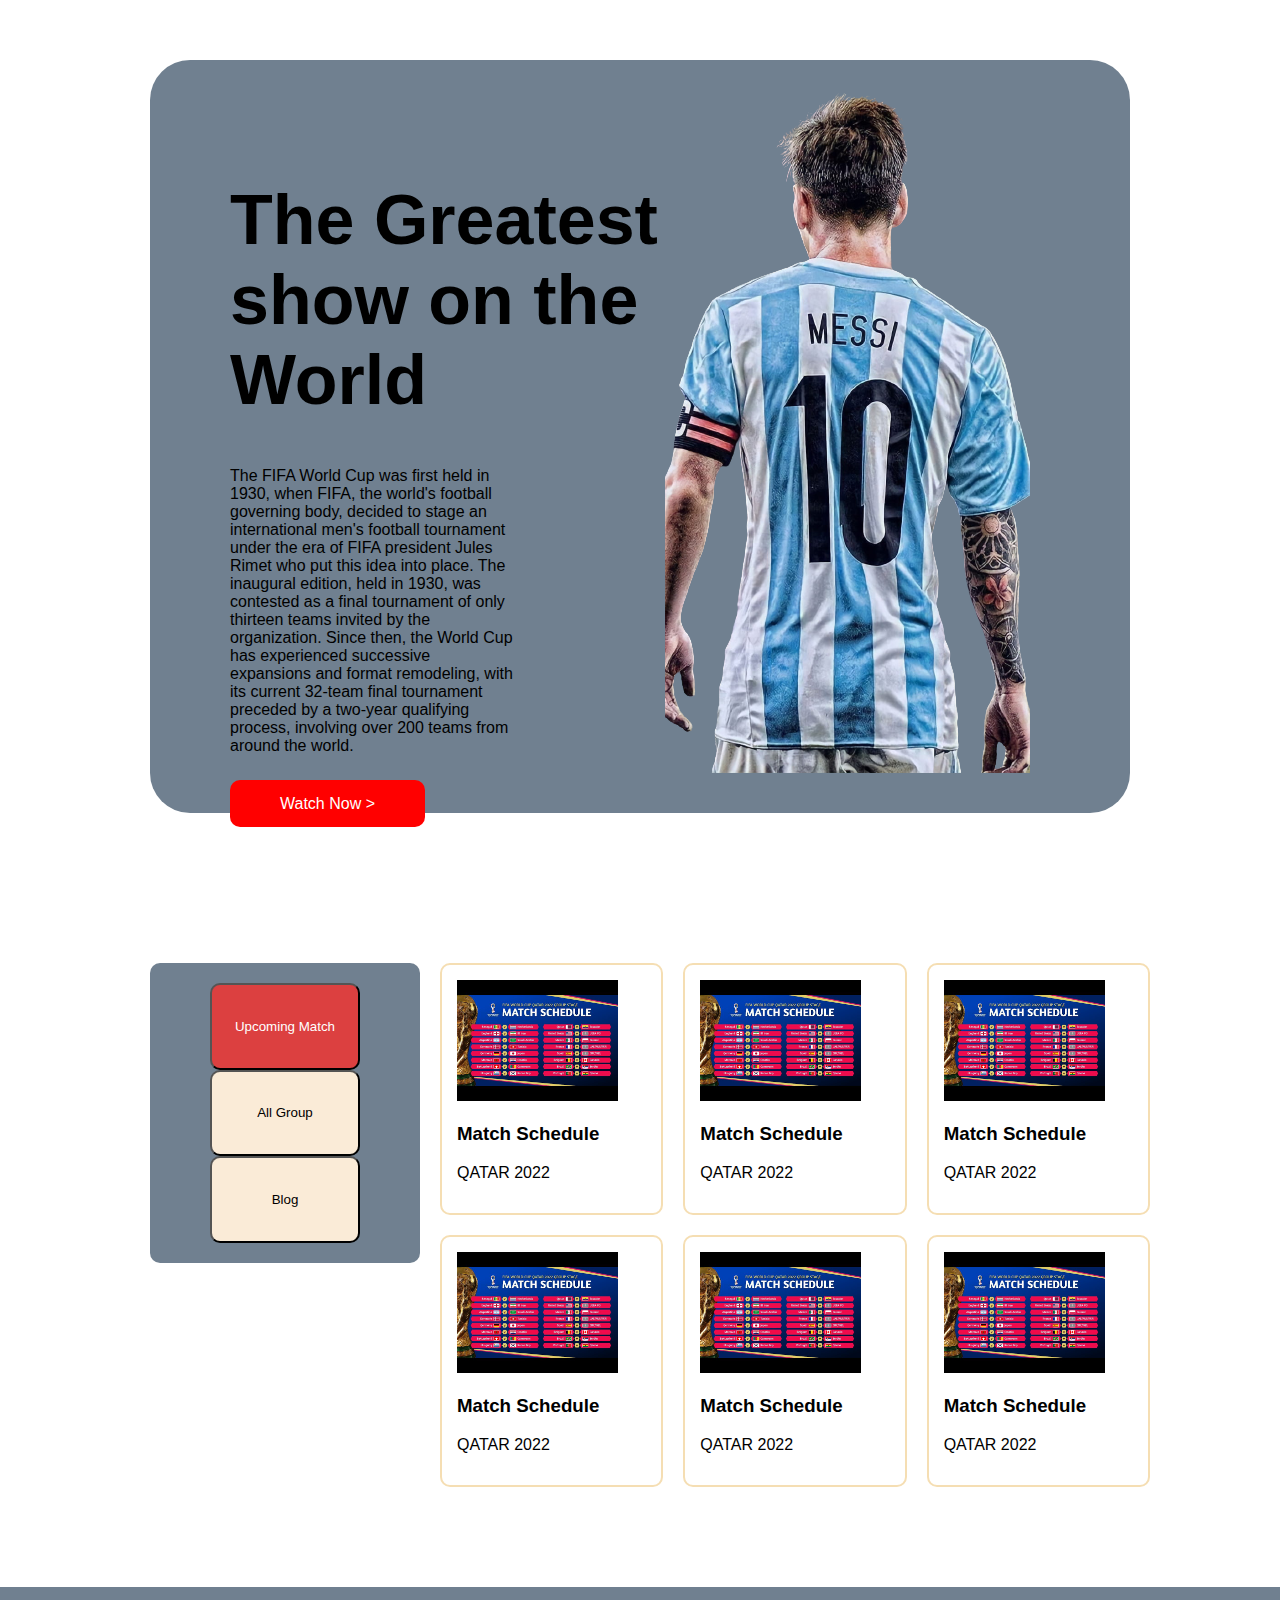
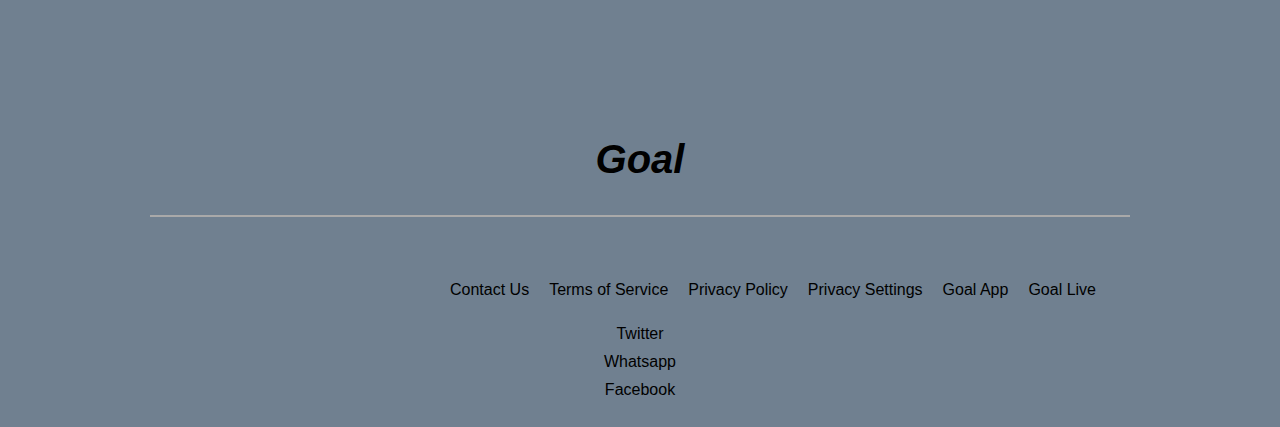
<file: form.html>
<!DOCTYPE html>
<html lang="en">

<head>
    <meta charset="UTF-8">
    <meta http-equiv="X-UA-Compatible" content="IE=edge">
    <meta name="viewport" content="width=device-width, initial-scale=1.0">
    <title>second page</title>
    <link rel="stylesheet" href="forms.css">
</head>

<body>
    <!-- first page -->
    <section class="first">
        <div class="text">
            <h1 class="big">The Greatest show on the World</h1>
            <p class="small">The FIFA World Cup was first held in 1930, when FIFA, the world's football governing body,
                decided to stage an international men's football tournament under the era of FIFA president Jules Rimet
                who put this idea into place. The inaugural edition, held in 1930, was contested as a final tournament
                of only thirteen teams invited by the organization. Since then, the World Cup has experienced successive
                expansions and format remodeling, with its current 32-team final tournament preceded by a two-year
                qualifying process, involving over 200 teams from around the world.</p>

            <a class="watch" href="https://www.youtube.com/">Watch Now ></a>
        </div>
        <div class="messi">
            <img src="boss.png" alt="">
        </div>
    </section>
    <!-- second page -->
    <section class="second">
        <div class="three">
            <button class="up">Upcoming Match </button>
            <button class="all">All Group</button>
            <button class="blog"><a class="blogg" href="index.html">Blog</a></button>
        </div>
        <div class="container">
            <div class="team">
                <img src="fix.jpg" alt="">
                <h3>Match Schedule</h3>
                <p>QATAR 2022</p>
            </div>
            <div class="team">
                <img src="fix.jpg" alt="">
                <h3>Match Schedule</h3>
                <p>QATAR 2022</p>
            </div>
            <div class="team">
                <img src="fix.jpg" alt="">
                <h3>Match Schedule</h3>
                <p>QATAR 2022</p>
            </div>
            <div class="team">
                <img src="fix.jpg" alt="">
                <h3>Match Schedule</h3>
                <p>QATAR 2022</p>
            </div>
            <div class="team">
                <img src="fix.jpg" alt="">
                <h3>Match Schedule</h3>
                <p>QATAR 2022</p>
            </div>
            <div class="team">
                <img src="fix.jpg" alt="">
                <h3>Match Schedule</h3>
                <p>QATAR 2022</p>
            </div>
        </div>
    </section>
    <!-- third page -->
    <section class="last">
        <h2 class="goal">Goal</h2>
        <hr>
        <div class="final">
            <p>Contact Us</p>
            <p>Terms of Service </p>
            <p>Privacy Policy </p>
            <p>Privacy Settings </p>
            <p>Goal App</p>
            <p>Goal Live</p>
        </div>
        <div class="twt">
            <i class="fa-brands fa-twitter"></i>
            <a class="t" href="https://twitter.com/">Twitter</a>
        </div>
        <div class="whts">
            <i class="fa-brands fa-whatsapp"></i>
            <a class="w" href="https://www.whatsapp.com/">Whatsapp</a>
        </div>
        <div class="febu">
            <i class="fa-brands fa-facebook"></i>
            <a class="f" href="https://www.facebook.com/">Facebook</a>
        </div>
    </section>
</body>

</html>
</file>
<file: forms.css>
body {
    font-family: 'Barlow', sans-serif;
    margin: 0 auto;
}

/* -----first part----- */
.first {
    display: flex;
    background-color: slategrey;
    border-radius: 40px;
    margin-top: 60px;
    margin-bottom: 150px;
    margin-left: 150px;
    margin-right: 150px;
}

.text {
    color: black;
}

.big {
    font-size: 70px;
    margin-top: 120px;
    margin-left: 80px;
}

.messi {
    margin-right: 100px;
    margin-top: 30px;
}

.small {
    margin-left: 80px;
    margin-right: 150px;
    margin-bottom: 40px;
}

.watch {
    text-decoration: none;
    color: white;
    background-color: red;
    margin-left: 80px;
    border-radius: 10px;
    padding: 15px 50px;
}

.watch:hover {
    background-color: green;
}

/* -----second part----- */
.three {
    background-color: slategray;
    width: 350px;
    height: 300px;
    margin-left: 150px;
    border-radius: 10px;
    text-align: center;
    display: grid;
}

.up {
    background-color: rgb(220, 64, 64);
    color: white;
    width: 150px;
    margin-left: 60px;
    padding: 10px 5px;
    border-radius: 10px;
    margin-top: 20px;
}

.all {
    background-color: antiquewhite;
    width: 150px;
    margin-left: 60px;
    margin-right: 60px;
    padding: 10px 5px;
    border-radius: 10px;
}

.blog {
    background-color: antiquewhite;
    width: 150px;
    margin-left: 60px;
    padding: 10px 5px;
    border-radius: 10px;
    margin-bottom: 20px;
}

.blogg {
    color: black;
    text-decoration: none;
}

/* -----third part----- */
.container {
    display: grid;
    grid-template-columns: repeat(3, 1fr);
    gap: 20px;
    margin-right: 130px;
}

.team {
    border: 2px solid wheat;
    border-radius: 10px;
    padding: 15px;
}

.team img {
    width: 85%;
}

.second {
    display: flex;
    gap: 20px;
}

.last {
    background-color: slategray;
    height: 440px;
    margin-top: 100px;
}

.goal {
    text-align: center;
    padding-top: 150px;
    font-size: 40px;
    color: black;
    font-style: italic;
}

hr {
    border: 1px solid darkgray;
    margin-left: 150px;
    margin-right: 150px;
}

.final {
    display: flex;
    gap: 20px;
    padding-left: 450px;
    padding-top: 40px;
}

.twt {
    text-align: center;
    margin: 10px;
}

.whts {
    text-align: center;
    margin: 10px;
}

.t {
    text-decoration: none;
    color: black;
}

.w {
    text-decoration: none;
    color: black;
}

.f {
    text-decoration: none;
    color: black;
}

.febu {
    text-align: center;
    margin: 10px;
}

@media screen and (max-width:576px) {
    .container {
        grid-template-columns: repeat(1, 1fr);
        background-color: antiquewhite;
        flex-direction: column;
    }
}

@media screen and (min-width:577px) and (max-width:992px) {
    .container {
        grid-template-columns: (2, 1fr);
        background-color: blueviolet;
        flex-direction: column;
    }
}

@media screen and (max-width:576px) {
    .second {
        flex-direction: column;
    }
}

@media screen and (min-width:577px) and (max-width:992px) {
    .second {
        flex-direction: column;
    }
}

@media screen and (max-width:576px) {
    .final {
        grid-template-columns: (1, 1fr);
    }
}
</file>
